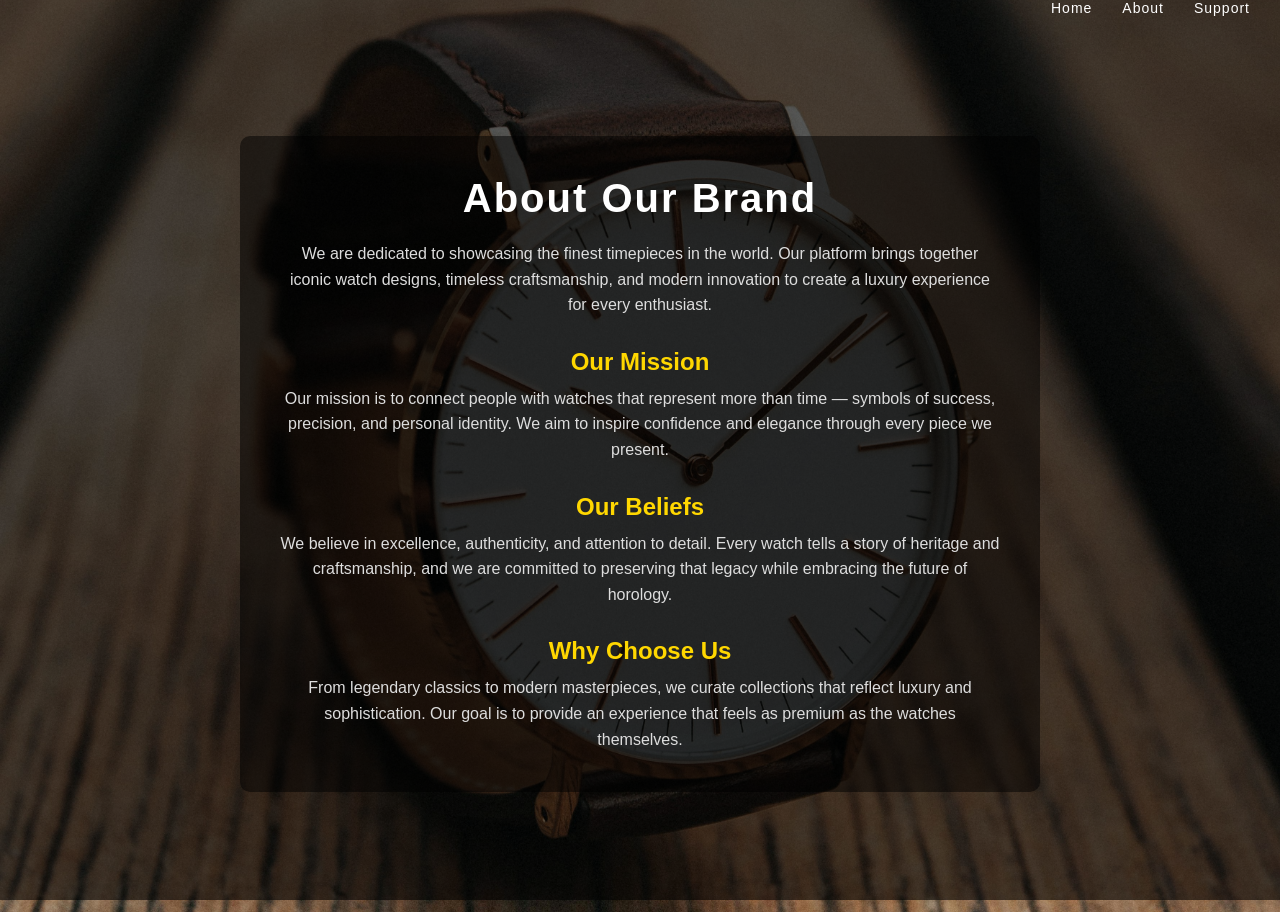
<file: about.html>
<!DOCTYPE html>
<html lang="en">
<head>
    <meta charset="UTF-8">
    <meta name="viewport" content="width=device-width, initial-scale=1.0">
    <title>About</title>
    <link rel="stylesheet" href="about.css">
</head>
<body>
    <hearder>
        <nav>
            <a href="index.html">Home</a>
            <a href="about.html">About</a>
            <a href="support.html">Support</a>
            <a href=""></a>

        </nav>
    </hearder>
     <section class="about-container">
        <h1>About Our Brand</h1>
        <p>
            We are dedicated to showcasing the finest timepieces in the world. Our platform brings together iconic watch designs, timeless craftsmanship, and modern innovation to create a luxury experience for every enthusiast.
        </p>

        <h2>Our Mission</h2>
        <p>
            Our mission is to connect people with watches that represent more than time — symbols of success, precision, and personal identity. We aim to inspire confidence and elegance through every piece we present.
        </p>

        <h2>Our Beliefs</h2>
        <p>
            We believe in excellence, authenticity, and attention to detail. Every watch tells a story of heritage and craftsmanship, and we are committed to preserving that legacy while embracing the future of horology.
        </p>

        <h2>Why Choose Us</h2>
        <p>
            From legendary classics to modern masterpieces, we curate collections that reflect luxury and sophistication. Our goal is to provide an experience that feels as premium as the watches themselves.
        </p>
    </section>
    
</body>
</html>
</file>
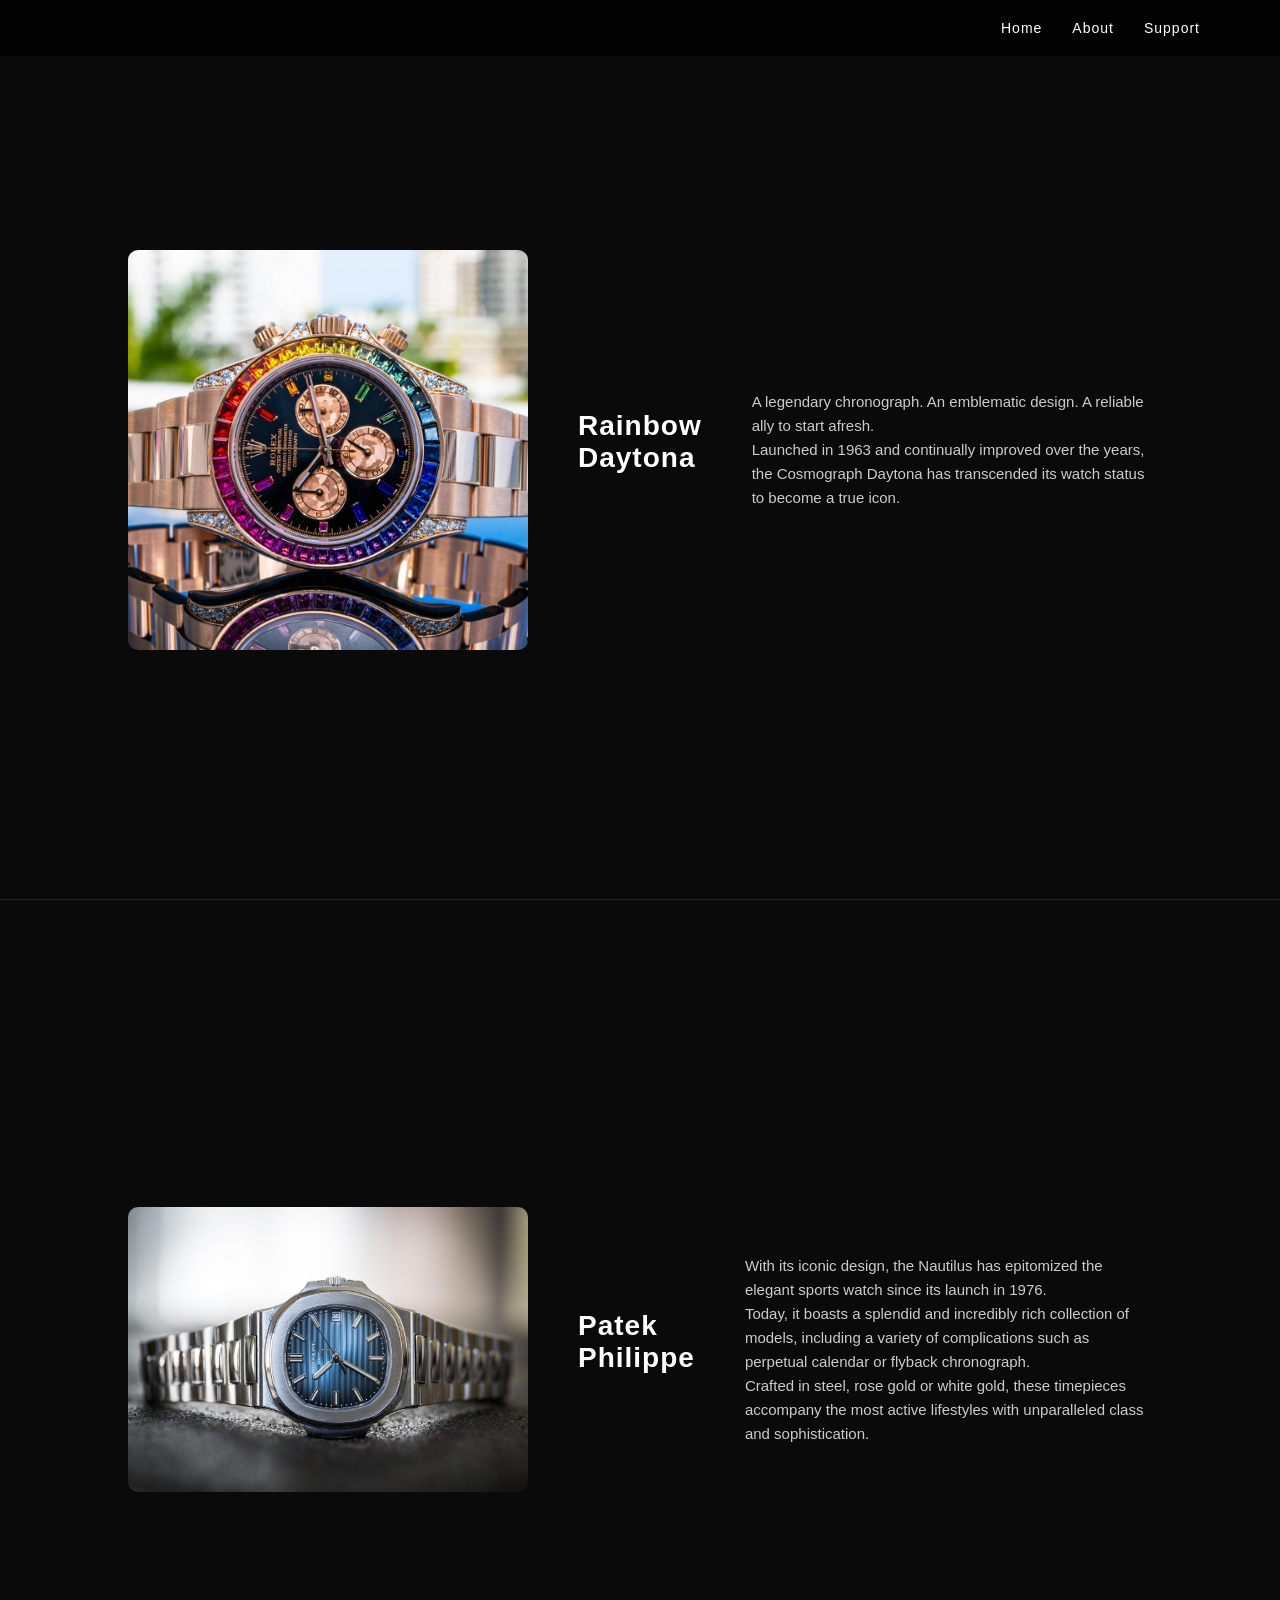
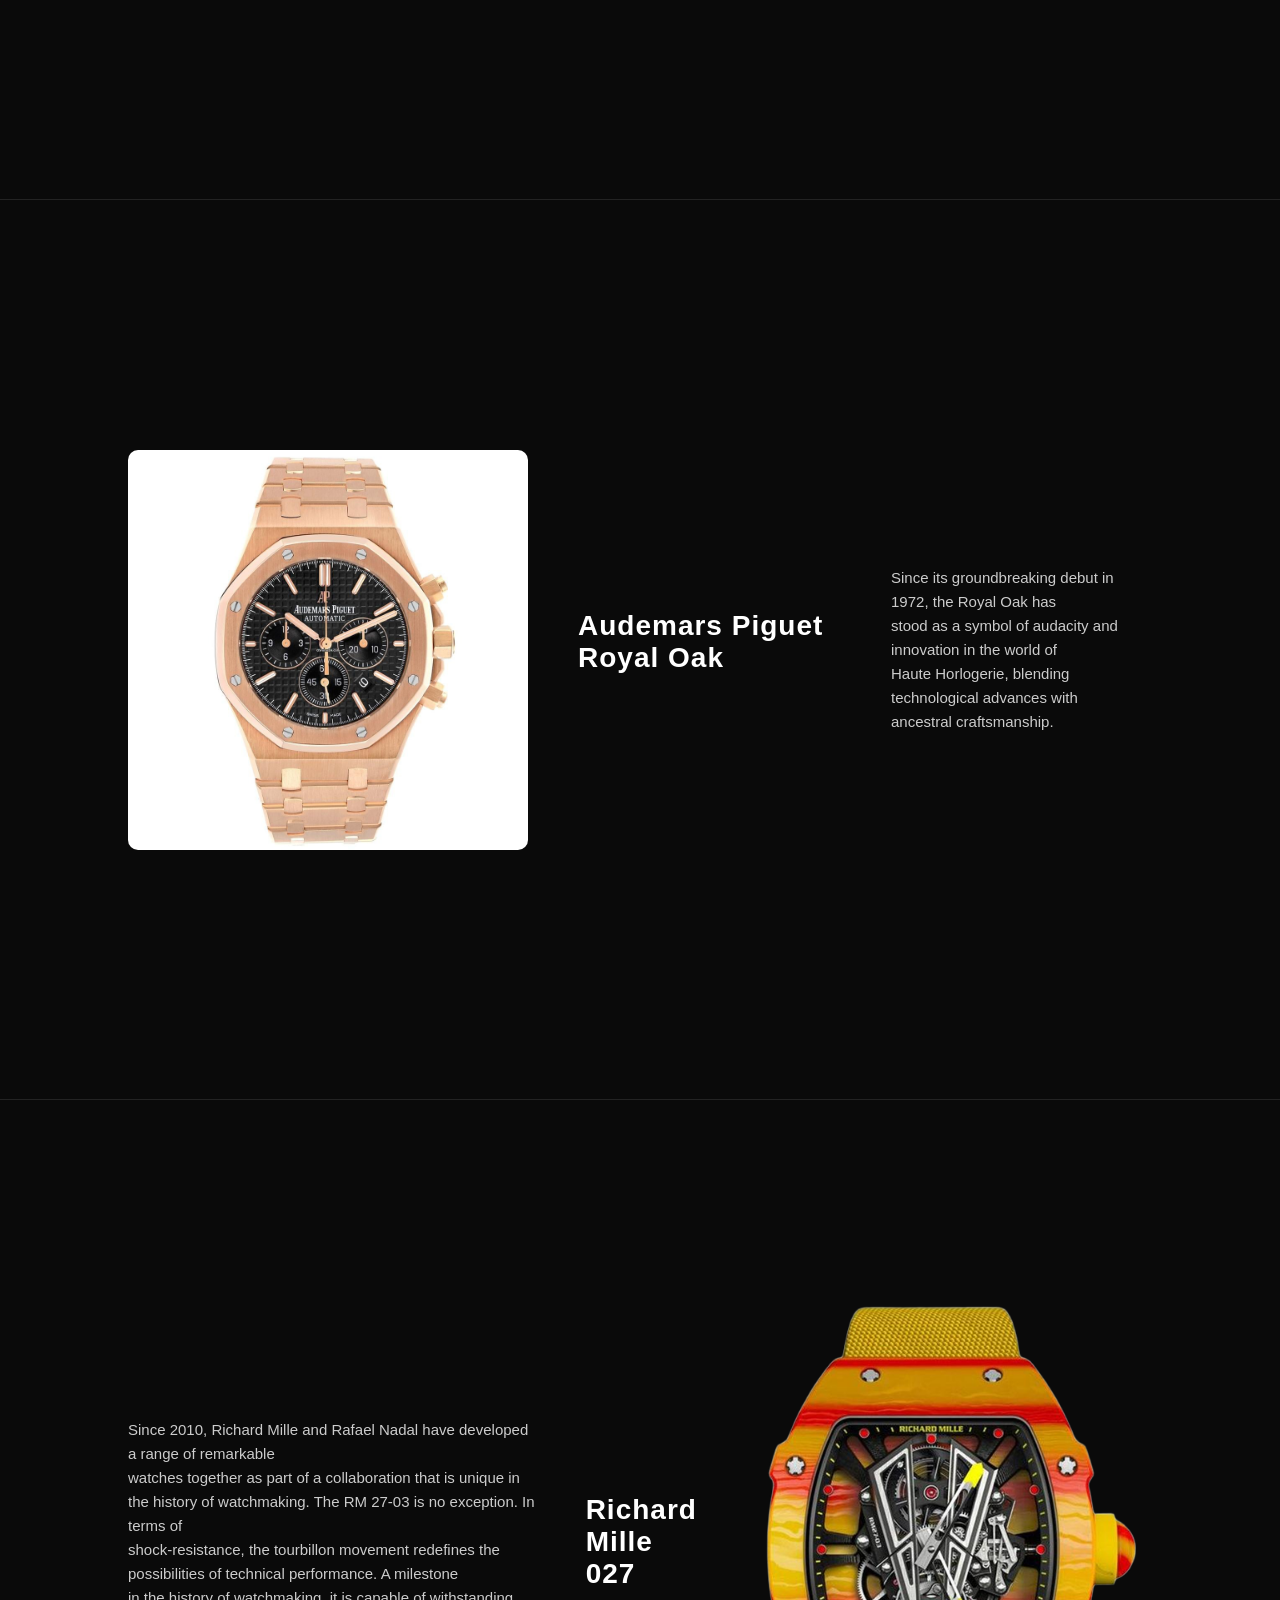
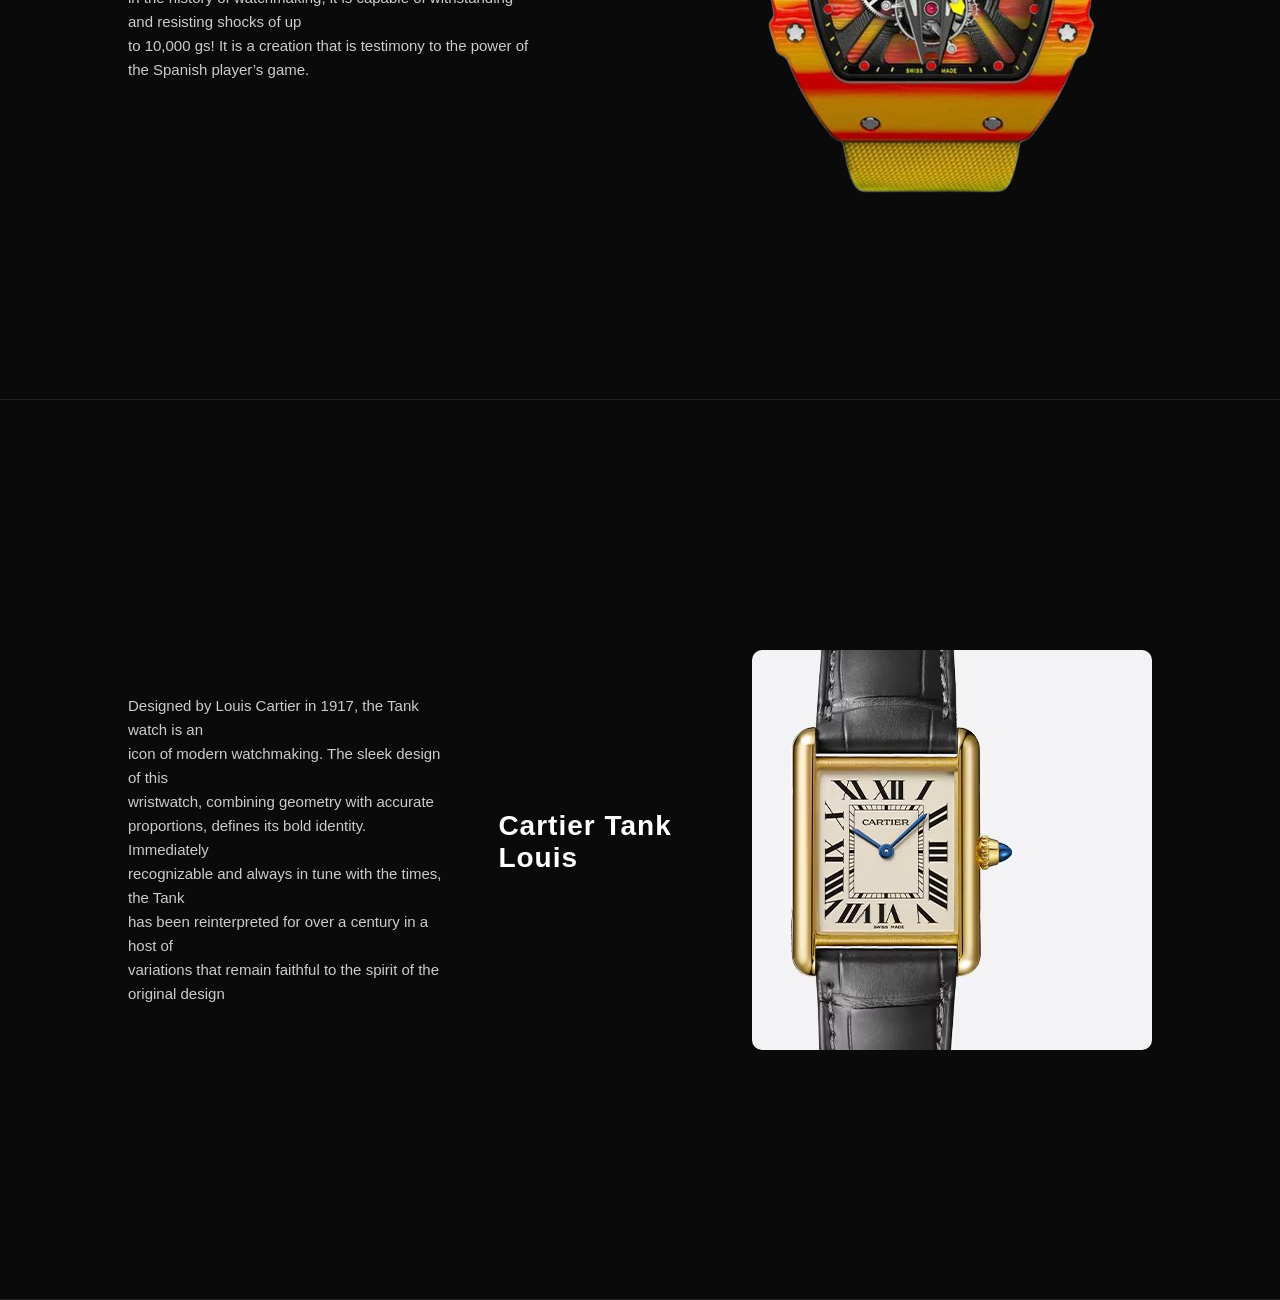
<file: models.html>
<!DOCTYPE html>
<html lang="en">
<head>
    <meta charset="UTF-8">
    <meta name="viewport" content="width=device-width, initial-scale=1.0">
    <title>Models</title>
    <link rel="stylesheet" href="models.css">
</head>
<body>
    <header>
        <nav>
              <a href="index.html">Home</a>
            <a href="about.html">About</a>
            <a href="support.html">Support</a>
            <a href=""></a>

        </nav>
    </header>
    <div id="daytona" class="group1">
        <img src="imgi_36_35784455-zpqhz73tpu8xg99ezvz9kibj-ExtraLarge.jpg" alt="Rainbow Daytona">
        <h3>Rainbow Daytona</h3>
        <p>A legendary chronograph. An emblematic design. A reliable ally to start afresh. <br>Launched in 1963 and continually improved over the years, the Cosmograph Daytona has transcended its watch status to become a true icon.</p>
    </div>
    <div id="patekPhilippe" class="group1">
         <img src="imgi_115_45390931-eqwt0668ohfqnew8eqi2z8qq-ExtraLarge.jpg" alt="Patek Philippe Nautilus">
         <h3>Patek Philippe</h3>
         <p>With its iconic design, the Nautilus has epitomized the elegant sports watch since its launch in 1976.<br> Today, it boasts a splendid and incredibly rich collection of models, including a variety of complications such as perpetual calendar or flyback chronograph.<br> Crafted in steel, rose gold or white gold, these timepieces accompany the most active lifestyles with unparalleled class and sophistication.</p>
    </div>
    <div id="Audemars Piguet" class="group1">
        <img src="imgi_31_43945976-zwvq4wqwkb24yoyxwebenucg-ExtraLarge.jpg" alt="Audemars Piguet Royal Oak">
        <h3>Audemars Piguet Royal Oak</h3>
        <p>Since its groundbreaking debut in 1972, the Royal Oak has <br> stood as a symbol of audacity and innovation in the world of <br> Haute Horlogerie, blending technological advances with <br> ancestral craftsmanship.

</p>
    </div>
    <div id="Richard Mille" class="group2">
        <img src="imgi_42_CM_3040-aqv6dqyq9me2qbmm4aldns8i-Rect500_610.png" alt="Richard Mille 027">
        <h3>Richard Mille 027</h3>
        <p>Since 2010, Richard Mille and Rafael Nadal have developed a range of remarkable <br> watches together as part of a collaboration that is unique in the history of watchmaking. The RM 27-03 is no exception. In terms of <br> shock-resistance, the tourbillon movement redefines the possibilities of technical performance. A milestone <br> in the  history of watchmaking, it is capable of withstanding and resisting shocks of up <br> to 10,000 gs! It is a creation that is testimony to the power of the Spanish player’s game.</p>
    </div>
    <div id="cartier" class="group2">
        <img src="imgi_109_Watches_Tank.jpg" alt="cartier tank louis watch">
        <h3> Cartier Tank Louis</h3>
        <p>Designed by Louis Cartier in 1917, the Tank watch is an <br> icon of modern watchmaking. The sleek design of this <br> wristwatch, combining geometry with accurate <br> proportions, defines its bold identity. Immediately <br> recognizable and always in tune with the times, the Tank <br> has been reinterpreted for over a century in a host of <br> variations that remain faithful to the spirit of the original design</p>
    </div>

</body>
</html>
</file>
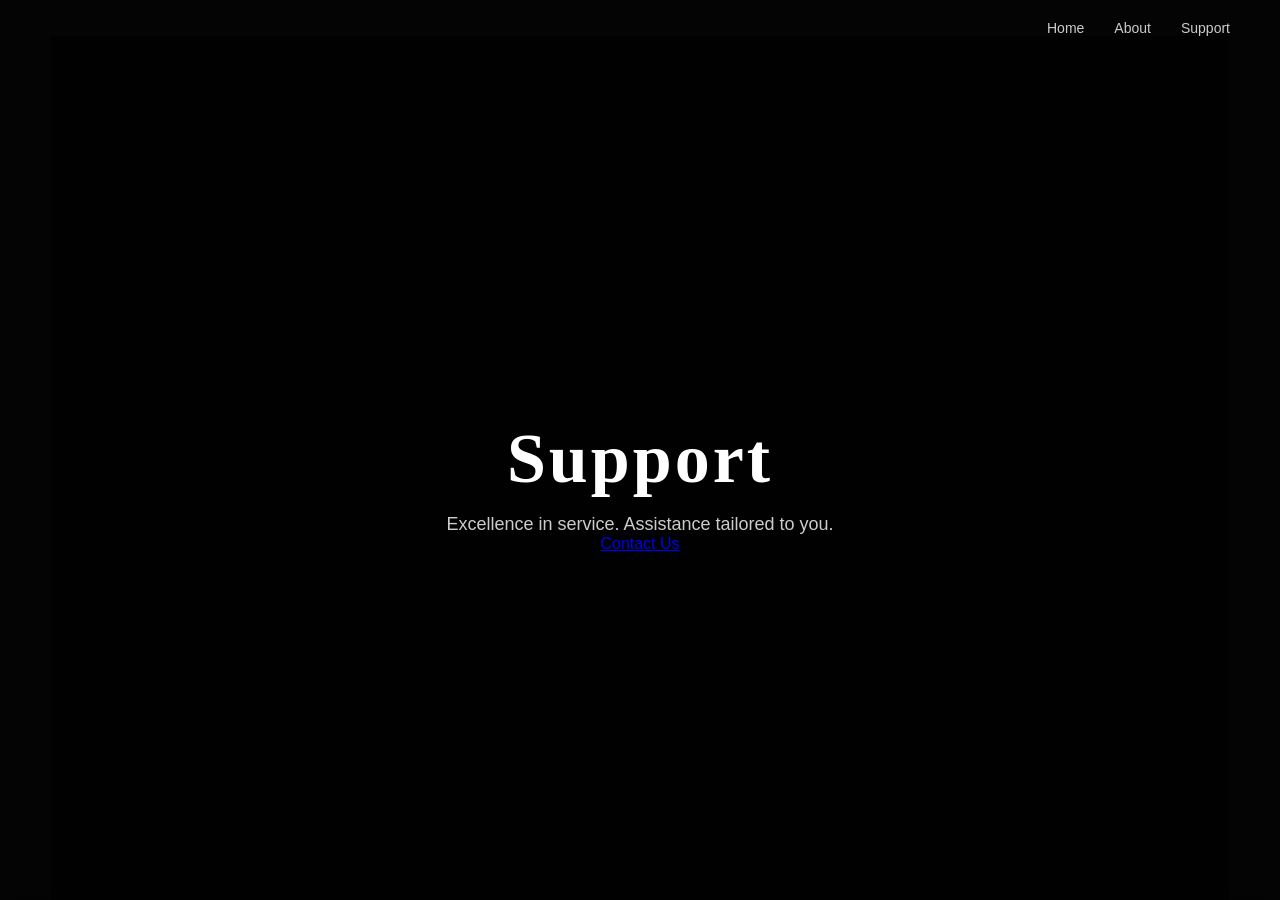
<file: support.html>
<!DOCTYPE html>
<html lang="en">
<head>
    <meta charset="UTF-8">
    <meta name="viewport" content="width=device-width, initial-scale=1.0">
    <title>Support</title>
    <link rel="stylesheet" href="support.css">
</head>
<body>
    <header>
        <nav>
            <a href="index.html">Home</a>
            <a href="about.html">About</a>
            <a href="support.html">Support</a>
            
        </nav>
        <section class="hero-support">
    <div class="overlay"></div>
    <div class="hero-content">
        <h1>Support</h1>
        <p>Excellence in service. Assistance tailored to you.</p>
        <a href="#contact" class="btn">Contact Us</a>
    </div>
</section>
</body>
</html>
</file>
<file: about.css>
/* Reset */
* {
    margin: 0;
    padding: 0;
    box-sizing: border-box;
    font-family: "Helvetica Neue", Arial, sans-serif;
}

/* Background (your code + overlay improvement) */
body {
    background-image: url(pexels-maxavans-5058216.jpg);
    background-repeat: no-repeat;
    background-position: center;
    background-attachment: fixed;
    background-size: cover;
    color: white;
}

/* Dark overlay for readability */
body::before {
    content: "";
    position: fixed;
    top: 0;
    left: 0;
    width: 100%;
    height: 100%;
    background: rgba(0,0,0,0.6);
    z-index: -1;
}

/* Header */
header {
    position: fixed;
    top: 0;
    width: 100%;
    padding: 20px 50px;
    background: rgba(0,0,0,0.5);
}

/* Nav right */
nav {
    display: flex;
    justify-content: flex-end;
    gap: 30px;
}

nav a {
    color: white;
    text-decoration: none;
    font-size: 14px;
    letter-spacing: 1px;
    transition: 0.3s;
}

nav a:hover {
    color: gold;
}

/* Content container */
.about-container {
    max-width: 800px;
    margin: 120px auto;
    padding: 40px;
    text-align: center;
    background: rgba(0,0,0,0.5);
    border-radius: 10px;
}

/* Headings */
.about-container h1 {
    font-size: 40px;
    margin-bottom: 20px;
    letter-spacing: 2px;
}

.about-container h2 {
    margin-top: 30px;
    font-size: 24px;
    color: gold;
}

/* Paragraphs */
.about-container p {
    margin-top: 10px;
    line-height: 1.6;
    color: #ddd;
}
</file>
<file: models.css>
/* Reset */
* {
    margin: 0;
    padding: 0;
    box-sizing: border-box;
    font-family: "Helvetica Neue", Arial, sans-serif;
}

/* Body */
body {
    background: #0a0a0a;
    color: white;
}

/* Header */
header {
    width: 100%;
    padding: 20px 50px;
    position: fixed;
    top: 0;
    background: rgba(0,0,0,0.8);
    z-index: 1000;
}

/* Nav aligned right */
nav {
    display: flex;
    justify-content: flex-end;
    gap: 30px;
}

nav a {
    text-decoration: none;
    color: white;
    font-size: 14px;
    letter-spacing: 1px;
    transition: 0.3s;
}

nav a:hover {
    color: gold;
}

/* Sections layout */
.group1, .group2 {
    display: flex;
    align-items: center;
    justify-content: center;
    gap: 50px;
    padding: 120px 10%;
    min-height: 100vh;
    border-bottom: 1px solid rgba(255,255,255,0.1);
}

/* Alternate layout (image right/left) */
.group2 {
    flex-direction: row-reverse;
}

/* Images */
.group1 img, .group2 img {
    width: 400px;
    max-width: 100%;
    border-radius: 10px;
    transition: transform 0.5s ease;
}

/* Hover zoom effect */
.group1 img:hover,
.group2 img:hover {
    transform: scale(1.05);
}

/* Text container */
.group1 div,
.group2 div {
    max-width: 500px;
}

/* Headings */
h3 {
    font-size: 28px;
    margin-bottom: 15px;
    letter-spacing: 1px;
}

/* Paragraphs */
p {
    font-size: 15px;
    line-height: 1.6;
    color: #ccc;
}

/* Responsive (mobile) */
@media (max-width: 768px) {
    .group1, .group2 {
        flex-direction: column;
        text-align: center;
        padding: 100px 20px;
    }

    nav {
        justify-content: center;
    }
}
</file>
<file: support.css>
/* RESET */
* {
    margin: 0;
    padding: 0;
    box-sizing: border-box;
}

/* BODY */
body {
    font-family: 'Inter', sans-serif;
    background: #0a0a0a;
    color: #fff;
}

/* HERO SECTION (FULL SCREEN IMAGE) */
.hero-support {
    position: relative;
    height: 100vh;
    background: url('https://images.unsplash.com/photo-1523170335258-f5ed11844a49') no-repeat center/cover;
    display: flex;
    align-items: center;
    justify-content: center;
    text-align: center;
}

/* DARK OVERLAY */
.hero-support .overlay {
    position: absolute;
    width: 100%;
    height: 100%;
    background: rgba(0, 0, 0, 0.65);
    top: 0;
    left: 0;
}

/* HERO CONTENT */
.hero-content {
    position: relative;
    z-index: 2;
    max-width: 700px;
}

.hero-content h1 {
    font-family: 'Playfair Display', serif;
    font-size: 70px;
    letter-spacing: 3px;
}

.hero-content p {
    margin-top: 15px;
    color: #ccc;
    font-size: 18px;
}


/* NAVBAR MATCH (optional if shared) */
header {
    position: fixed;
    width: 100%;
    top: 0;
    padding: 20px 50px;
    background: rgba(0,0,0,0.6);
    backdrop-filter: blur(8px);
    z-index: 1000;
}

nav {
    display: flex;
    justify-content: flex-end;
    gap: 30px;
}

nav a {
    color: #ccc;
    text-decoration: none;
    font-size: 14px;
}

nav a:hover {
    color: #d4af37;
}
</file>
